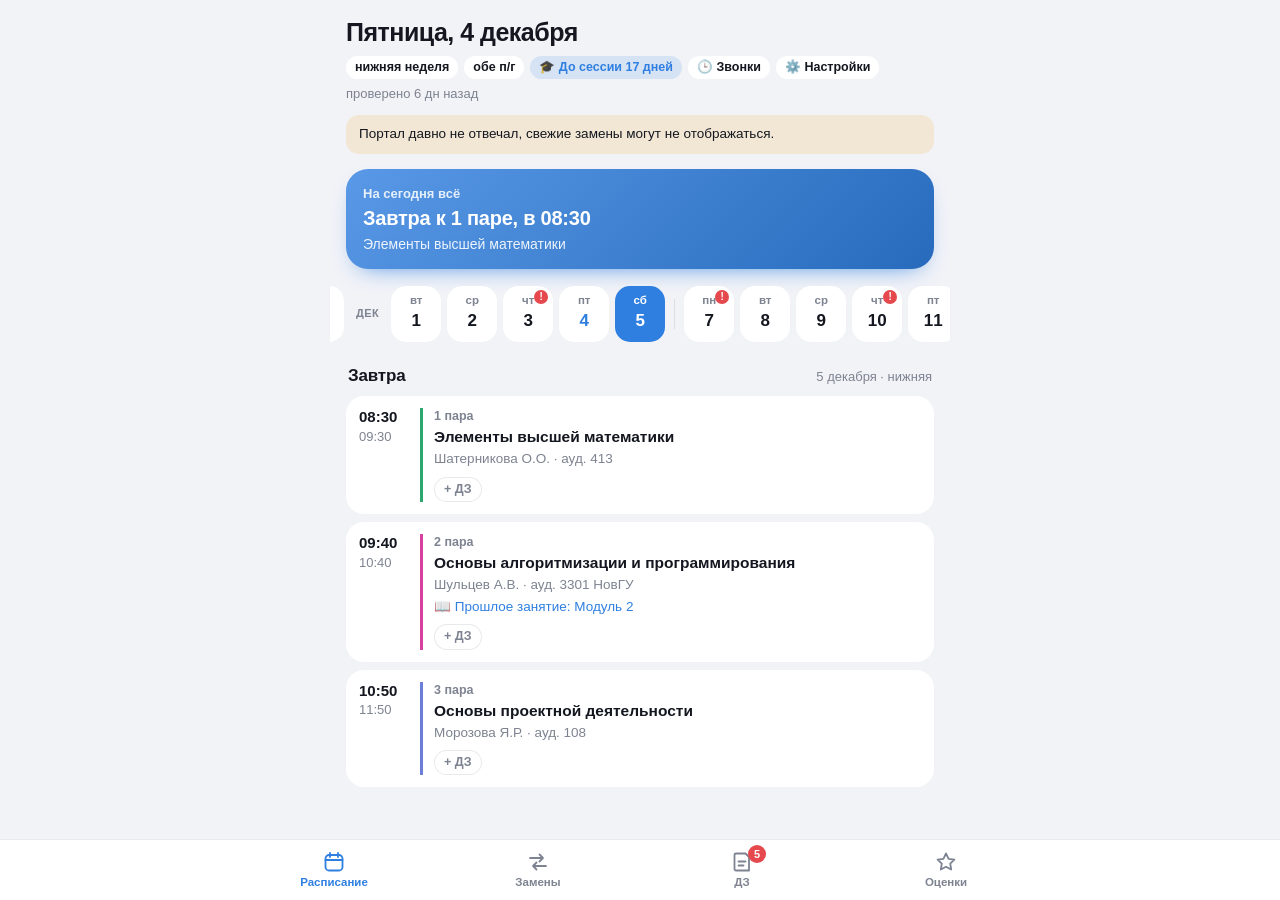
<file: index.html>
<!doctype html>
<html lang="ru">
<head>
  <meta charset="utf-8">
  <meta name="viewport" content="width=device-width, initial-scale=1, viewport-fit=cover">
  <meta name="color-scheme" content="light dark">
  <meta name="referrer" content="no-referrer">
  <title>Расписание 5952</title>
  <link rel="stylesheet" href="style.css?v=5ca7537394">
</head>
<body>
  <div id="view" class="view" aria-live="polite"></div>

  <nav class="tabbar" aria-label="Разделы">
    <button class="tab" data-action="tab" data-tab="schedule">
      <svg viewBox="0 0 24 24" aria-hidden="true"><rect x="3.5" y="5" width="17" height="15.5" rx="3.5"/><path d="M3.5 10h17M8 2.8V7M16 2.8V7"/></svg>
      <span>Расписание</span>
    </button>
    <button class="tab" data-action="tab" data-tab="changes">
      <svg viewBox="0 0 24 24" aria-hidden="true"><path d="M4 8h13M13.5 4.5 17 8l-3.5 3.5M20 16H7M10.5 12.5 7 16l3.5 3.5"/></svg>
      <span>Замены</span>
      <b class="badge" id="badge-changes" hidden></b>
    </button>
    <button class="tab" data-action="tab" data-tab="homework">
      <svg viewBox="0 0 24 24" aria-hidden="true"><path d="M6 3.5h9.5L19 7v13.5H6a1.5 1.5 0 0 1-1.5-1.5V5A1.5 1.5 0 0 1 6 3.5Z"/><path d="M8.5 11.5h7M8.5 15.5h5"/></svg>
      <span>ДЗ</span>
      <b class="badge" id="badge-homework" hidden></b>
    </button>
    <button class="tab" data-action="tab" data-tab="grades">
      <svg viewBox="0 0 24 24" aria-hidden="true"><path d="m12 3.500 2.600 5.300 5.800.8-4.200 4.100 1 5.800-5.200-2.700-5.200 2.700 1-5.800-4.200-4.100 5.800-.8L12 3.500Z"/></svg>
      <span>Оценки</span>
    </button>
  </nav>

  <div id="sheet-root"></div>
  <div id="toast" class="toast" role="status" hidden></div>

  <script src="common.js?v=9afcd1a701" defer></script>
  <script src="app.js?v=220827e7a6" defer></script>
  <script src="https://telegram.org/js/telegram-web-app.js" async onload="window.onTelegramReady && window.onTelegramReady()"></script>
</body>
</html>
</file>
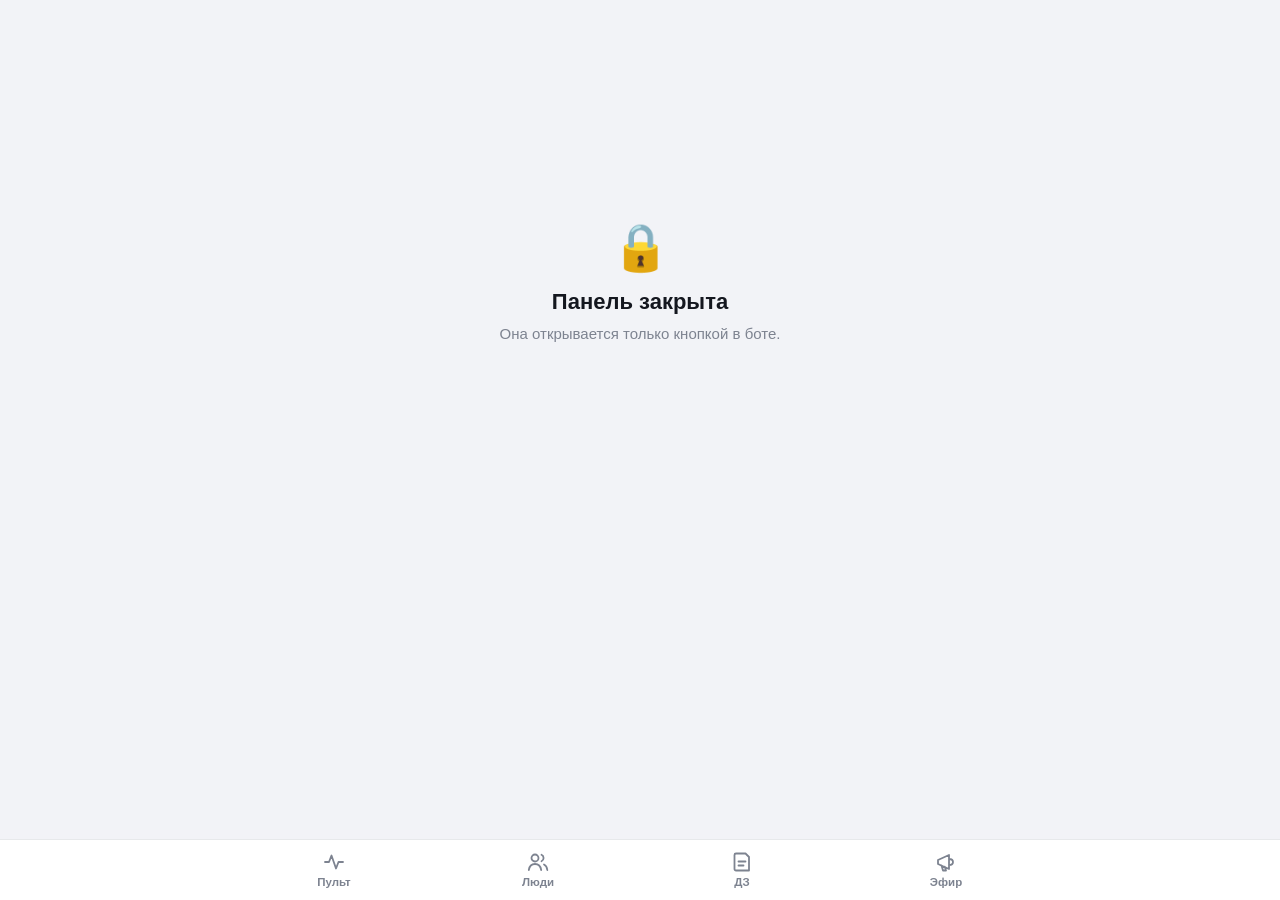
<file: admin.html>
<!doctype html>
<html lang="ru">
<head>
  <meta charset="utf-8">
  <meta name="viewport" content="width=device-width, initial-scale=1, viewport-fit=cover">
  <meta name="color-scheme" content="light dark">
  <meta name="referrer" content="no-referrer">
  <meta name="robots" content="noindex">
  <title>Пульт 5952</title>
  <link rel="stylesheet" href="style.css?v=5ca7537394">
  <link rel="stylesheet" href="admin.css?v=ce015f3302">
</head>
<body>
  <div id="view" class="view" aria-live="polite"></div>

  <nav class="tabbar" id="tabbar" aria-label="Разделы" hidden>
    <button class="tab" data-action="tab" data-tab="pulse">
      <svg viewBox="0 0 24 24" aria-hidden="true"><path d="M3 12h4l2.500-6.500 4.500 13 2.500-6.500H21"/></svg>
      <span>Пульт</span>
    </button>
    <button class="tab" data-action="tab" data-tab="people">
      <svg viewBox="0 0 24 24" aria-hidden="true"><circle cx="9" cy="8" r="3.500"/><path d="M2.800 20c.6-3.800 3-6 6.200-6s5.600 2.200 6.200 6M15.500 4.800a3.500 3.500 0 0 1 0 6.400M18 14.500c1.800.8 3 2.700 3.300 5.500"/></svg>
      <span>Люди</span>
      <b class="badge" id="badge-people" hidden></b>
    </button>
    <button class="tab" data-action="tab" data-tab="homework">
      <svg viewBox="0 0 24 24" aria-hidden="true"><path d="M6 3.500h9.500L19 7v13.500H6a1.500 1.500 0 0 1-1.500-1.500V5A1.500 1.500 0 0 1 6 3.500Z"/><path d="M8.500 11.500h7M8.500 15.500h5"/></svg>
      <span>ДЗ</span>
    </button>
    <button class="tab" data-action="tab" data-tab="air">
      <svg viewBox="0 0 24 24" aria-hidden="true"><path d="M4 10v4l11 5V5L4 10ZM15 9c2.500 0 4 1.300 4 3s-1.500 3-4 3M7.500 15.500 9 20.500h3l-1.200-3.800"/></svg>
      <span>Эфир</span>
    </button>
  </nav>

  <div id="sheet-root"></div>
  <div id="toast" class="toast" role="status" hidden></div>

  <script src="common.js?v=9afcd1a701" defer></script>
  <script src="admin.js?v=d14497bf19" defer></script>
  <script src="https://telegram.org/js/telegram-web-app.js" async onload="window.onTelegramReady && window.onTelegramReady()"></script>
</body>
</html>
</file>
<file: style.css>
:root {
  --bg: var(--tg-theme-secondary-bg-color, #f2f3f7);
  --card: var(--tg-theme-section-bg-color, var(--tg-theme-bg-color, #ffffff));
  --text: var(--tg-theme-text-color, #14171f);
  --hint: var(--tg-theme-hint-color, #7d8390);
  --accent: var(--tg-theme-button-color, #2f7fe0);
  --accent-text: var(--tg-theme-button-text-color, #ffffff);
  --line: rgba(125, 131, 144, 0.18);
  --danger: #e5484d;
  --warn: #d98a00;
  --info: #2f7fe0;
  --ok: #2ea66f;
  --radius: 18px;
  --safe-bottom: max(env(safe-area-inset-bottom, 0px), var(--tg-safe-area-inset-bottom, 0px));
  --tabbar: 62px;
}

:root[data-theme="dark"] {
  --bg: var(--tg-theme-secondary-bg-color, #0f1115);
  --card: var(--tg-theme-section-bg-color, var(--tg-theme-bg-color, #1a1d24));
  --text: var(--tg-theme-text-color, #f2f3f7);
  --hint: var(--tg-theme-hint-color, #8b92a0);
  --accent: var(--tg-theme-button-color, #4c94ee);
  --warn: #f0a92a;
  --info: #63a6f5;
  --danger: #ff6369;
}

@media (prefers-color-scheme: dark) {
  :root:not([data-theme="light"]) {
    --bg: var(--tg-theme-secondary-bg-color, #0f1115);
    --card: var(--tg-theme-section-bg-color, var(--tg-theme-bg-color, #1a1d24));
    --text: var(--tg-theme-text-color, #f2f3f7);
    --hint: var(--tg-theme-hint-color, #8b92a0);
    --accent: var(--tg-theme-button-color, #4c94ee);
    --warn: #f0a92a;
    --info: #63a6f5;
    --danger: #ff6369;
  }
}

* {
  box-sizing: border-box;
  -webkit-tap-highlight-color: transparent;
}

html,
body {
  margin: 0;
  background: var(--bg);
  color: var(--text);
  font: 15px/1.38 -apple-system, BlinkMacSystemFont, "Segoe UI", Roboto, "Helvetica Neue", Arial, sans-serif;
  -webkit-text-size-adjust: 100%;
}

button,
input,
textarea {
  font: inherit;
  color: inherit;
}

button {
  background: none;
  border: 0;
  padding: 0;
  cursor: pointer;
}

button:focus-visible,
input:focus-visible,
textarea:focus-visible {
  outline: 2px solid var(--accent);
  outline-offset: 2px;
}

h1,
h2,
h3,
p {
  margin: 0;
}

.view {
  max-width: 620px;
  margin: 0 auto;
  padding: 18px 16px calc(var(--tabbar) + var(--safe-bottom) + 28px);
}

.view.has-fab {
  padding-bottom: calc(var(--tabbar) + var(--safe-bottom) + 96px);
}

/* Шапка */
.head h1 {
  font-size: 25px;
  line-height: 1.15;
  font-weight: 750;
  letter-spacing: -0.02em;
}

.head-meta {
  display: flex;
  flex-wrap: wrap;
  align-items: center;
  gap: 6px;
  margin-top: 9px;
  color: var(--hint);
  font-size: 13px;
}

.chip {
  padding: 3px 9px;
  border-radius: 999px;
  background: var(--card);
  color: var(--text);
  font-size: 12.5px;
  font-weight: 550;
}

.chip-button {
  border: 0;
  cursor: pointer;
}

.chip-preview {
  background: rgba(240, 169, 42, 0.2);
  color: var(--warn);
}

.chip-return {
  background: rgba(47, 127, 224, 0.14);
  color: var(--info);
}

.banner-info {
  background: rgba(47, 127, 224, 0.12);
}

.hero-summary {
  margin-top: 8px;
  font-size: 12.5px;
  font-weight: 550;
  opacity: 0.88;
}

.strip-month {
  flex: 0 0 auto;
  align-self: center;
  padding: 2px 6px;
  color: var(--hint);
  font-size: 11px;
  font-weight: 700;
  text-transform: uppercase;
  letter-spacing: 0.04em;
}

.lesson.is-past .lesson-time,
.lesson.is-past .lesson-body h3,
.lesson.is-past .lesson-body > p,
.lesson.is-past .lesson-top {
  opacity: 0.56;
}

.inline-link {
  color: var(--info);
  text-decoration: underline;
  word-break: break-all;
  text-align: left;
}

.hw-filters {
  display: flex;
  flex-wrap: wrap;
  gap: 6px;
  margin: 12px 0 4px;
}

.hw-spoiler {
  display: flex;
  align-items: center;
  justify-content: space-between;
  width: 100%;
  text-align: left;
  cursor: pointer;
}

.hw-done-bar {
  display: flex;
  justify-content: flex-end;
  margin-bottom: 8px;
}

.hw-view-text {
  margin-top: 10px;
  line-height: 1.45;
  white-space: pre-wrap;
  overflow-wrap: anywhere;
}

.sheet-actions {
  display: grid;
  gap: 8px;
  margin-top: 16px;
}

.sheet-actions .primary {
  margin-top: 0;
}

.secondary-btn {
  display: block;
  width: 100%;
  padding: 12px;
  border-radius: 14px;
  background: var(--bg);
  color: var(--text);
  font-weight: 600;
  text-align: center;
}

.danger-btn {
  display: block;
  width: 100%;
  padding: 12px;
  border-radius: 14px;
  background: rgba(229, 72, 77, 0.12);
  color: var(--danger);
  font-weight: 600;
  text-align: center;
}

.bell-row {
  display: flex;
  justify-content: space-between;
  padding: 7px 0;
  font-size: 14px;
  font-variant-numeric: tabular-nums;
}

.bell-row + .bell-row {
  border-top: 1px solid var(--line);
}

.page-title {
  margin-top: 2px;
  font-size: 25px;
}

.topic {
  color: var(--info) !important;
}

.tag-muted {
  background: var(--bg);
  color: var(--hint);
}

.grade-subtitle {
  margin: -4px 2px 12px;
  color: var(--hint);
  font-size: 13px;
}

.grade-switch {
  display: flex;
  gap: 4px;
  margin: 0 0 14px;
  padding: 4px;
  border-radius: 14px;
  background: var(--card);
}

.grade-switch button {
  flex: 1;
  padding: 8px 10px;
  border-radius: 10px;
  color: var(--hint);
  font-size: 14px;
  font-weight: 600;
}

.grade-switch button.is-active {
  background: var(--accent);
  color: var(--accent-text);
}

.grade-hero {
  display: flex;
  gap: 16px;
  align-items: center;
  padding: 16px;
  border-radius: 22px;
  background: var(--card);
}

.grade-final {
  display: grid;
  flex: 0 0 auto;
  place-items: center;
  align-content: center;
  width: 86px;
  height: 86px;
  border-radius: 50%;
  background: var(--tone, var(--accent));
  color: #fff;
}

.grade-final b {
  font-size: 38px;
  line-height: 1;
  font-weight: 800;
}

.grade-final span {
  margin-top: 2px;
  font-size: 12px;
  opacity: 0.85;
}

.grade-stats {
  flex: 1;
  min-width: 0;
}

.grade-stats p {
  color: var(--hint);
  font-size: 13.5px;
}

.grade-stats p + p {
  margin-top: 4px;
}

.grade-stats b {
  color: var(--text);
  font-size: 17px;
}

.grade-bar {
  height: 7px;
  margin-top: 8px;
  border-radius: 99px;
  background: var(--bg);
  overflow: hidden;
}

.grade-bar i {
  display: block;
  height: 100%;
  border-radius: inherit;
  background: var(--tone, var(--accent));
}

.tone-top { --tone: #2ea66f; }
.tone-good { --tone: #2f7fe0; }
.tone-mid { --tone: #d98a00; }
.tone-low { --tone: #e5484d; }
.tone-none { --tone: #8b92a0; }

.grade-card {
  padding: 4px 14px;
  border-radius: var(--radius);
  background: var(--card);
}

.grade-row,
.grade-lesson {
  display: flex;
  align-items: center;
  justify-content: space-between;
  gap: 12px;
  padding: 10px 0;
}

.grade-row + .grade-row,
.grade-lesson + .grade-lesson {
  border-top: 1px solid var(--line);
}

.grade-chip {
  min-width: 42px;
  padding: 4px 9px;
  border-radius: 10px;
  background: var(--tone);
  color: #fff;
  text-align: center;
  font-variant-numeric: tabular-nums;
}

.grade-lesson div {
  min-width: 0;
}

.grade-lesson strong {
  display: block;
  font-size: 14px;
}

.grade-lesson span {
  color: var(--hint);
  font-size: 13px;
  overflow-wrap: anywhere;
}

.chip-short {
  background: rgba(240, 169, 42, 0.18);
  color: var(--warn);
}

.banner {
  margin-top: 12px;
  padding: 10px 13px;
  border-radius: 13px;
  background: rgba(240, 169, 42, 0.16);
  color: var(--text);
  font-size: 13.5px;
}

/* Главная карточка */
.hero {
  position: relative;
  margin-top: 15px;
  padding: 16px 17px 15px;
  border-radius: 22px;
  overflow: hidden;
  background-color: var(--accent);
  background-image: linear-gradient(135deg, rgba(255, 255, 255, 0.2), rgba(0, 0, 0, 0.16));
  color: var(--accent-text);
  box-shadow: 0 10px 24px -14px var(--accent);
}

.hero-eyebrow {
  font-size: 13px;
  font-weight: 600;
  opacity: 0.86;
}

.hero-title {
  margin-top: 3px;
  font-size: 20px;
  line-height: 1.22;
  font-weight: 700;
  letter-spacing: -0.012em;
}

.hero-meta {
  margin-top: 5px;
  font-size: 14px;
  opacity: 0.9;
}

.hero-left {
  display: flex;
  align-items: baseline;
  justify-content: space-between;
  gap: 10px;
  margin-top: 13px;
  font-size: 13px;
  font-weight: 600;
}

.hero-bar {
  height: 6px;
  margin-top: 6px;
  border-radius: 99px;
  background: rgba(255, 255, 255, 0.27);
  overflow: hidden;
}

.hero-bar i {
  display: block;
  height: 100%;
  border-radius: inherit;
  background: currentColor;
  transition: width 0.4s ease;
}

/* Лента дней */
.strip {
  display: flex;
  gap: 6px;
  margin: 15px -16px 0;
  padding: 2px 16px 4px;
  overflow-x: auto;
  scrollbar-width: none;
  scroll-snap-type: x proximity;
}

.strip::-webkit-scrollbar {
  display: none;
}

.strip-day {
  position: relative;
  flex: 0 0 auto;
  width: 50px;
  padding: 7px 0 9px;
  border-radius: 15px;
  background: var(--card);
  text-align: center;
  scroll-snap-align: center;
  transition: background 0.15s ease, color 0.15s ease;
}

.strip-day small {
  display: block;
  color: var(--hint);
  font-size: 11.5px;
  font-weight: 550;
}

.strip-day b {
  display: block;
  font-size: 17px;
  font-weight: 680;
}

.strip-day.is-today b {
  color: var(--accent);
}

.strip-day.is-active {
  background: var(--accent);
  color: var(--accent-text);
}

.strip-day.is-active small,
.strip-day.is-active b {
  color: inherit;
}

.strip-day .dot {
  position: absolute;
  left: 50%;
  bottom: 4px;
  width: 5px;
  height: 5px;
  margin-left: -2.5px;
  border-radius: 50%;
  background: var(--warn);
}

.strip-day.is-active .dot {
  background: currentColor;
}

.strip-week {
  flex: 0 0 auto;
  align-self: center;
  width: 1px;
  height: 30px;
  margin: 0 3px;
  background: var(--line);
}

/* Список пар */
.section-title {
  display: flex;
  align-items: baseline;
  justify-content: space-between;
  gap: 10px;
  margin: 18px 2px 9px;
  font-size: 17px;
  font-weight: 680;
  letter-spacing: -0.01em;
}

.section-title small {
  color: var(--hint);
  font-size: 13px;
  font-weight: 500;
  letter-spacing: 0;
}

.lessons {
  display: grid;
  gap: 8px;
}

.lesson {
  display: grid;
  grid-template-columns: 50px 1fr;
  gap: 11px;
  padding: 12px 14px 12px 13px;
  border-radius: var(--radius);
  background: var(--card);
}

.lesson-time {
  font-variant-numeric: tabular-nums;
  line-height: 1.25;
}

.lesson-time b {
  display: block;
  font-size: 15px;
  font-weight: 680;
}

.lesson-time span {
  color: var(--hint);
  font-size: 13px;
}

.lesson-body {
  min-width: 0;
  padding-left: 11px;
  border-left: 3px solid var(--subject, var(--accent));
}

.lesson-top {
  display: flex;
  flex-wrap: wrap;
  align-items: center;
  gap: 5px 7px;
  margin-bottom: 2px;
  color: var(--hint);
  font-size: 12.5px;
  font-weight: 550;
}

.lesson h3 {
  font-size: 15.5px;
  line-height: 1.28;
  font-weight: 620;
  overflow-wrap: anywhere;
}

.lesson p {
  margin-top: 3px;
  color: var(--hint);
  font-size: 13.5px;
  overflow-wrap: anywhere;
}

.lesson.is-cancelled h3 {
  color: var(--hint);
  text-decoration: line-through;
}

.lesson.is-cancelled .lesson-time,
.lesson.is-cancelled .lesson-body {
  opacity: 0.72;
}

.lesson.is-now {
  box-shadow: inset 0 0 0 2px var(--accent);
}

.lesson-foot {
  display: flex;
  flex-wrap: wrap;
  gap: 6px;
  margin-top: 8px;
}

.hw-pill,
.hw-add {
  padding: 4px 10px;
  border-radius: 999px;
  font-size: 12.5px;
  font-weight: 580;
}

.hw-pill {
  max-width: 100%;
  overflow: hidden;
  background: rgba(47, 127, 224, 0.13);
  color: var(--info);
  text-overflow: ellipsis;
  white-space: nowrap;
}

.hw-add {
  color: var(--hint);
  box-shadow: inset 0 0 0 1px var(--line);
}

.tag {
  padding: 1px 7px;
  border-radius: 7px;
  font-size: 11.5px;
  font-weight: 680;
}

.tag-danger {
  background: rgba(229, 72, 77, 0.14);
  color: var(--danger);
}

.tag-warn {
  background: rgba(240, 169, 42, 0.18);
  color: var(--warn);
}

.tag-info {
  background: rgba(47, 127, 224, 0.14);
  color: var(--info);
}

.tag-hazard {
  background: var(--danger);
  color: #fff;
  letter-spacing: 0.02em;
  animation: hazard-pulse 1.8s ease-in-out infinite;
}

.tag-safe {
  background: rgba(46, 166, 111, 0.16);
  color: var(--ok);
}

/* Опасный предмет: красная карточка и полоса как на предупреждающей ленте */
.lesson.is-danger:not(.is-cancelled) {
  background-image: linear-gradient(120deg, rgba(229, 72, 77, 0.2), rgba(229, 72, 77, 0.05));
  box-shadow: inset 0 0 0 1.5px rgba(229, 72, 77, 0.6);
}

.lesson.is-danger:not(.is-cancelled) .lesson-body {
  border-left: 4px solid transparent;
  border-image: repeating-linear-gradient(-45deg, #e5484d 0 5px, #ffd21f 5px 10px) 4;
}

.lesson.is-danger:not(.is-cancelled) h3 {
  color: var(--danger);
  font-weight: 700;
}

.hero.is-danger {
  background-color: #b4161b;
  box-shadow: 0 10px 24px -14px #e5484d;
  color: #fff;
}

.hero-hazard {
  display: inline-block;
  margin-left: 8px;
  padding: 0 6px;
  border-radius: 6px;
  background: #ffd21f;
  color: #16181d;
  font-size: 11.5px;
  font-weight: 800;
}

.strip-day .hazard {
  position: absolute;
  top: 4px;
  right: 5px;
  width: 14px;
  height: 14px;
  border-radius: 50%;
  background: var(--danger);
  color: #fff;
  font-size: 10px;
  font-style: normal;
  font-weight: 800;
  line-height: 14px;
}

.hw-shared-mark {
  padding: 2px 7px;
  border-radius: 7px;
  background: rgba(47, 127, 224, 0.14);
  color: var(--info);
  font-size: 11.5px;
  font-style: normal;
  font-weight: 680;
}

.gap {
  display: flex;
  align-items: center;
  gap: 10px;
  padding: 1px 4px;
  color: var(--hint);
  font-size: 12.5px;
}

.gap::before,
.gap::after {
  content: "";
  flex: 1;
  height: 1px;
  background: var(--line);
}

.empty {
  padding: 32px 22px;
  border-radius: var(--radius);
  background: var(--card);
  color: var(--hint);
  text-align: center;
}

.empty strong {
  display: block;
  margin-bottom: 3px;
  color: var(--text);
  font-size: 16px;
  font-weight: 650;
}

/* Замены */
.change-day {
  margin-bottom: 8px;
  padding: 13px 15px;
  border-radius: var(--radius);
  background: var(--card);
}

.change-day h3 {
  margin-bottom: 9px;
  font-size: 15px;
  font-weight: 680;
}

.change-row + .change-row {
  margin-top: 10px;
  padding-top: 10px;
  border-top: 1px solid var(--line);
}

.change-row p {
  margin-top: 3px;
  color: var(--hint);
  font-size: 13.5px;
}

.change-row strong {
  font-weight: 620;
}

/* ДЗ */
.hw-group {
  margin: 16px 2px 7px;
  color: var(--hint);
  font-size: 13px;
  font-weight: 650;
}

.hw-group.is-late {
  color: var(--danger);
}

.hw-item {
  display: grid;
  grid-template-columns: 36px 1fr;
  gap: 10px;
  align-items: start;
  margin-bottom: 8px;
  padding: 12px 13px;
  border-radius: var(--radius);
  background: var(--card);
}

.hw-item.is-shared {
  grid-template-columns: 36px 1fr auto;
}

.hw-check {
  display: grid;
  place-items: center;
  width: 36px;
  height: 36px;
  margin: -5px 0 0 -5px;
  border-radius: 50%;
  color: transparent;
}

.hw-check::before {
  content: "";
  grid-area: 1 / 1;
  width: 26px;
  height: 26px;
  border-radius: 50%;
  box-shadow: inset 0 0 0 2px var(--line);
}

.hw-check svg {
  grid-area: 1 / 1;
}

.hw-item.is-done .hw-check::before {
  background: var(--ok);
  box-shadow: none;
}

.hw-item.is-done .hw-check {
  color: #fff;
}

.hw-check svg {
  width: 15px;
  height: 15px;
  fill: none;
  stroke: currentColor;
  stroke-width: 3;
  stroke-linecap: round;
  stroke-linejoin: round;
}

.hw-main {
  min-width: 0;
  text-align: left;
}

.hw-main strong {
  display: block;
  font-size: 13px;
  font-weight: 620;
  color: var(--hint);
}

.hw-main span {
  display: block;
  margin-top: 1px;
  overflow-wrap: anywhere;
  white-space: pre-wrap;
}

.hw-item.is-done .hw-main span {
  color: var(--hint);
  text-decoration: line-through;
}

.hw-remove {
  width: 26px;
  height: 26px;
  color: var(--hint);
  font-size: 20px;
  line-height: 1;
}

.fab {
  position: fixed;
  z-index: 5;
  right: max(16px, calc(50vw - 294px));
  bottom: calc(var(--tabbar) + var(--safe-bottom) + 16px);
  display: grid;
  place-items: center;
  width: 56px;
  height: 56px;
  border-radius: 50%;
  background: var(--accent);
  color: var(--accent-text);
  box-shadow: 0 10px 22px -8px var(--accent);
  font-size: 30px;
  line-height: 1;
}

/* Панель вкладок */
.tabbar {
  position: fixed;
  z-index: 6;
  inset: auto 0 0;
  display: flex;
  justify-content: center;
  gap: 4px;
  padding: 7px 10px calc(7px + var(--safe-bottom));
  background: var(--card);
  border-top: 1px solid var(--line);
}

.tab {
  position: relative;
  flex: 1;
  max-width: 200px;
  height: 46px;
  color: var(--hint);
  font-size: 11.5px;
  font-weight: 600;
}

.tab svg {
  display: block;
  width: 24px;
  height: 24px;
  margin: 1px auto 1px;
  fill: none;
  stroke: currentColor;
  stroke-width: 1.8;
  stroke-linecap: round;
  stroke-linejoin: round;
}

.tab.is-active {
  color: var(--accent);
}

.badge {
  position: absolute;
  top: -2px;
  left: calc(50% + 6px);
  min-width: 18px;
  padding: 0 5px;
  border-radius: 99px;
  background: var(--danger);
  color: #fff;
  font-size: 11px;
  font-weight: 700;
  line-height: 18px;
}

/* Форма ДЗ */
.sheet-back {
  position: fixed;
  z-index: 10;
  inset: 0;
  background: rgba(0, 0, 0, 0.42);
  animation: fade 0.16s ease;
}

.sheet {
  position: fixed;
  z-index: 11;
  inset: auto 0 0;
  max-width: 620px;
  max-height: 88vh;
  margin: 0 auto;
  padding: 10px 16px calc(16px + var(--safe-bottom));
  overflow-y: auto;
  border-radius: 22px 22px 0 0;
  background: var(--card);
  animation: rise 0.2s ease;
}

.sheet-grip {
  width: 36px;
  height: 4px;
  margin: 0 auto 12px;
  border-radius: 9px;
  background: var(--line);
}

.sheet h2 {
  font-size: 19px;
  font-weight: 700;
}

.field-label {
  display: block;
  margin: 15px 0 7px;
  color: var(--hint);
  font-size: 13px;
  font-weight: 600;
}

.choices {
  display: flex;
  flex-wrap: wrap;
  gap: 6px;
}

/* Предметов много: две прокручиваемые строки, чтобы кнопка сохранения оставалась на экране */
.choices-scroll {
  display: grid;
  grid-auto-flow: column;
  grid-auto-columns: max-content;
  grid-template-rows: repeat(2, auto);
  margin: 0 -16px;
  padding: 0 28px 2px 16px;
  overflow-x: auto;
  scrollbar-width: none;
  -webkit-mask-image: linear-gradient(to right, #000 0, #000 calc(100% - 24px), transparent 100%);
  mask-image: linear-gradient(to right, #000 0, #000 calc(100% - 24px), transparent 100%);
}

.choices-scroll::-webkit-scrollbar {
  display: none;
}

.choice {
  padding: 7px 12px;
  border-radius: 13px;
  background: var(--bg);
  font-size: 13.5px;
  font-weight: 550;
  text-align: left;
}

.choice.is-active {
  background: var(--accent);
  color: var(--accent-text);
}

.input {
  display: block;
  width: 100%;
  padding: 11px 13px;
  border: 0;
  border-radius: 13px;
  background: var(--bg);
  font-size: 16px;
  outline-offset: 0;
}

textarea.input {
  min-height: 92px;
  resize: vertical;
}

.primary {
  display: block;
  width: 100%;
  margin-top: 16px;
  padding: 14px;
  border-radius: 14px;
  background: var(--accent);
  color: var(--accent-text);
  font-weight: 650;
}

.primary:disabled {
  opacity: 0.45;
}

.toast {
  position: fixed;
  z-index: 20;
  left: 16px;
  right: 16px;
  bottom: calc(var(--tabbar) + var(--safe-bottom) + 14px);
  max-width: 420px;
  margin: 0 auto;
  padding: 11px 14px;
  border-radius: 13px;
  background: rgba(20, 23, 31, 0.92);
  color: #fff;
  font-size: 13.5px;
  text-align: center;
}

.skeleton {
  height: 74px;
  margin-bottom: 8px;
  border-radius: var(--radius);
  background: var(--card);
  opacity: 0.7;
}

@keyframes hazard-pulse {
  50% { opacity: 0.68; }
}

@keyframes fade {
  from { opacity: 0; }
}

@keyframes rise {
  from { transform: translateY(24px); opacity: 0; }
}

@media (prefers-reduced-motion: reduce) {
  * {
    animation: none !important;
    transition: none !important;
  }
}

.chip-session {
  background: rgba(47, 127, 224, 0.14);
  color: var(--info);
}

.strip-day .dot-session {
  background: var(--info);
}

.lesson.is-session {
  box-shadow: inset 0 0 0 1.5px rgba(47, 127, 224, 0.45);
}

.grade-tiles {
  display: flex;
  gap: 8px;
  margin: 0 -16px 14px;
  padding: 2px 16px 4px;
  overflow-x: auto;
  scrollbar-width: none;
}

.grade-tiles::-webkit-scrollbar {
  display: none;
}

.grade-tile {
  flex: 1 0 108px;
  padding: 10px 12px;
  border-radius: 15px;
  background: var(--card);
  text-align: left;
  transition: background 0.15s ease, color 0.15s ease;
}

.grade-tile-top {
  display: flex;
  align-items: center;
  justify-content: space-between;
  gap: 6px;
}

.grade-tile strong {
  font-size: 14px;
  font-weight: 700;
}

.grade-tile span {
  display: block;
  margin-top: 2px;
  color: var(--hint);
  font-size: 12px;
}

.grade-tile.is-active {
  background: var(--accent);
  color: var(--accent-text);
}

.grade-tile.is-active span {
  color: inherit;
  opacity: 0.88;
}

.grade-tile .grade-tile-debt {
  margin-top: 0;
  padding: 1px 6px;
  border-radius: 99px;
  background: var(--danger);
  color: #fff;
  font-size: 11px;
  font-weight: 700;
  opacity: 1;
}

.grade-missed {
  color: var(--danger);
  font-weight: 600;
}

.grade-empty-note {
  padding: 14px 0;
  color: var(--hint);
  font-size: 13.5px;
  text-align: center;
}
</file>
<file: admin.css>
/* Дополнения к style.css для панели создателя */
.status {
  display: flex;
  gap: 13px;
  align-items: center;
  margin-top: 15px;
  padding: 15px 16px;
  border-radius: 20px;
  background: var(--card);
}

.status h2 {
  font-size: 18px;
  font-weight: 700;
  letter-spacing: -0.01em;
}

.status p {
  margin-top: 1px;
  color: var(--hint);
  font-size: 13.5px;
  overflow-wrap: anywhere;
}

.status-light {
  flex: 0 0 auto;
  width: 14px;
  height: 14px;
  border-radius: 50%;
  background: var(--ok);
  box-shadow: 0 0 0 5px rgba(46, 166, 111, 0.2);
  animation: glow 2.4s ease-in-out infinite;
}

.status-warn .status-light {
  background: var(--warn);
  box-shadow: 0 0 0 5px rgba(240, 169, 42, 0.22);
}

.status-bad .status-light {
  background: var(--danger);
  box-shadow: 0 0 0 5px rgba(229, 72, 77, 0.22);
}

.tiles {
  display: grid;
  grid-template-columns: repeat(2, minmax(0, 1fr));
  gap: 8px;
  margin-top: 8px;
}

.tile {
  padding: 12px 14px;
  border-radius: var(--radius);
  background: var(--card);
}

.tile b {
  display: block;
  font-size: 24px;
  line-height: 1.15;
  font-weight: 750;
  letter-spacing: -0.02em;
  font-variant-numeric: tabular-nums;
}

.tile span {
  color: var(--hint);
  font-size: 12.5px;
}

.card {
  margin-top: 8px;
  padding: 13px 15px;
  border-radius: var(--radius);
  background: var(--card);
}

.card h3 {
  display: flex;
  justify-content: space-between;
  gap: 8px;
  margin-bottom: 9px;
  font-size: 14.5px;
  font-weight: 680;
}

.card h3 small {
  color: var(--hint);
  font-size: 13px;
  font-weight: 550;
}

.card .primary {
  margin-top: 10px;
}

.card .hw-item {
  margin: 8px 0 0;
  padding: 10px 0 0;
  border-top: 1px solid var(--line);
  border-radius: 0;
  background: none;
}

.primary-soft {
  background: rgba(47, 127, 224, 0.13);
  color: var(--info);
}

.muted {
  color: var(--hint);
  font-size: 13.5px;
}

.ticks {
  display: flex;
  gap: 2px;
  height: 26px;
}

.ticks i {
  flex: 1 1 0;
  min-width: 0;
  max-width: 14px;
  border-radius: 3px;
}

.ticks .ok {
  background: var(--ok);
}

.ticks .bad {
  background: var(--danger);
}

.battery {
  display: flex;
  gap: 14px;
  align-items: center;
  margin-bottom: 10px;
  --level: var(--ok);
}

.battery-warn {
  --level: var(--warn);
}

.battery-danger {
  --level: var(--danger);
}

/* Корпус батареи с «пипкой» справа, заливка по уровню заряда */
.battery-shell {
  position: relative;
  flex: 0 0 auto;
  width: 58px;
  height: 28px;
  padding: 3px;
  border: 2px solid var(--level);
  border-radius: 8px;
}

.battery-shell::after {
  position: absolute;
  top: 8px;
  right: -6px;
  width: 4px;
  height: 8px;
  border-radius: 0 3px 3px 0;
  background: var(--level);
  content: "";
}

.battery-shell i {
  display: block;
  height: 100%;
  border-radius: 4px;
  background: var(--level);
}

.battery b {
  display: block;
  font-size: 24px;
  font-weight: 750;
  line-height: 1.1;
  font-variant-numeric: tabular-nums;
}

.battery span {
  display: block;
  color: var(--hint);
  font-size: 13px;
}

.battery .danger-text {
  color: var(--danger);
}

.net-row {
  display: flex;
  justify-content: space-between;
  gap: 12px;
  padding: 7px 0;
  border-top: 1px solid var(--line);
  font-size: 13.5px;
}

.net-row span {
  flex: 0 0 auto;
  color: var(--hint);
}

.net-row b {
  font-weight: 600;
  text-align: right;
  overflow-wrap: anywhere;
}

.phone-metrics {
  margin-top: 6px;
  padding-top: 10px;
  border-top: 1px solid var(--line);
}

.metrics {
  display: grid;
  grid-template-columns: repeat(auto-fit, minmax(92px, 1fr));
  gap: 10px;
}

.metrics b {
  display: block;
  font-size: 17px;
  font-weight: 700;
  font-variant-numeric: tabular-nums;
}

.metrics span {
  color: var(--hint);
  font-size: 12px;
}

.bars {
  display: flex;
  align-items: flex-end;
  gap: 4px;
  height: 64px;
}

.bars i {
  flex: 1 1 0;
  min-width: 0;
  border-radius: 4px 4px 2px 2px;
  background: var(--accent);
}

.fame {
  font-size: 16px;
  font-weight: 650;
}

.feed {
  margin: 0;
  padding: 0;
  list-style: none;
}

.feed li {
  display: grid;
  grid-template-columns: 76px 1fr;
  gap: 8px;
  padding: 6px 0;
  border-top: 1px solid var(--line);
  font-size: 13.5px;
}

.feed li:first-child {
  border-top: 0;
}

.feed time {
  color: var(--hint);
  font-size: 12.5px;
  font-variant-numeric: tabular-nums;
}

.feed span {
  min-width: 0;
  overflow-wrap: anywhere;
}

/* Опасная карточка: полоса как на предупреждающей ленте */
.danger-card {
  position: relative;
  margin-top: 8px;
  padding: 22px 16px 14px;
  overflow: hidden;
  border-radius: 20px;
  background: #b4161b;
  color: #fff;
}

.danger-card::before {
  content: "";
  position: absolute;
  inset: 0 0 auto;
  height: 9px;
  background: repeating-linear-gradient(-45deg, #ffd21f 0 12px, #16181d 12px 24px);
}

.danger-card h3 {
  font-size: 14px;
  font-weight: 700;
}

.danger-when {
  margin-top: 2px;
  font-size: 27px;
  line-height: 1.15;
  font-weight: 780;
  letter-spacing: -0.02em;
}

.danger-card p {
  font-size: 14px;
}

.danger-card .danger-when {
  font-size: 27px;
}

.danger-card .danger-count {
  margin-top: 7px;
  opacity: 0.88;
  font-size: 13px;
}

.person {
  margin-bottom: 8px;
  padding: 12px 14px;
  border-radius: var(--radius);
  background: var(--card);
}

.person h3 {
  font-size: 15.5px;
  font-weight: 650;
  overflow-wrap: anywhere;
}

.person p {
  margin-top: 2px;
  color: var(--hint);
  font-size: 13px;
  overflow-wrap: anywhere;
}

.person-actions {
  display: flex;
  flex-wrap: wrap;
  gap: 6px;
  margin-top: 9px;
}

.mini {
  padding: 6px 11px;
  border-radius: 11px;
  background: var(--bg);
  font-size: 13px;
  font-weight: 600;
}

.mini-accent {
  background: var(--accent);
  color: var(--accent-text);
}

.choices-column {
  flex-direction: column;
  align-items: stretch;
}

.switch {
  display: flex;
  align-items: center;
  gap: 9px;
  margin-top: 13px;
  font-size: 14.5px;
}

.switch input {
  width: 20px;
  height: 20px;
  accent-color: var(--accent);
}

.admin-hw {
  grid-template-columns: 1fr auto;
}

.hide-row {
  display: grid;
  grid-template-columns: 1fr auto;
  gap: 8px;
  align-items: center;
  margin-bottom: 8px;
}

.danger-text {
  color: var(--danger);
  font-size: 13.5px;
}

.poll {
  margin-top: 10px;
  padding-top: 10px;
  border-top: 1px solid var(--line);
}

.poll:first-of-type {
  margin-top: 0;
  padding-top: 0;
  border-top: 0;
}

.poll-head {
  display: flex;
  align-items: flex-start;
  justify-content: space-between;
  gap: 10px;
}

.poll-head strong {
  overflow-wrap: anywhere;
}

.poll-option {
  margin-top: 8px;
}

.poll-option small {
  display: block;
  margin-top: 3px;
  color: var(--hint);
  font-size: 12px;
  overflow-wrap: anywhere;
}

.poll-line {
  display: flex;
  justify-content: space-between;
  gap: 10px;
  font-size: 14px;
}

.poll-bar {
  height: 6px;
  margin-top: 4px;
  border-radius: 99px;
  background: var(--bg);
  overflow: hidden;
}

.poll-bar i {
  display: block;
  height: 100%;
  border-radius: inherit;
  background: var(--accent);
}

.poll-inputs {
  display: grid;
  gap: 7px;
  margin-bottom: 8px;
}

select.input {
  appearance: auto;
}

.locked {
  padding: 22vh 16px 0;
  text-align: center;
}

.locked b {
  display: block;
  font-size: 46px;
}

.locked h1 {
  margin-top: 8px;
  font-size: 22px;
  font-weight: 720;
}

.locked p {
  margin-top: 6px;
  color: var(--hint);
}

@keyframes glow {
  50% { opacity: 0.55; }
}

.search-input {
  margin: 14px 0 8px;
}

.accordion-head {
  display: flex;
  align-items: center;
  justify-content: space-between;
  width: 100%;
  margin: 16px 2px 7px;
  color: var(--hint);
  font-size: 13px;
  font-weight: 650;
  text-align: left;
}

.multi-list {
  display: grid;
  gap: 6px;
  max-height: 46vh;
  margin-top: 10px;
  overflow-y: auto;
}

.multi-row {
  display: flex;
  align-items: center;
  gap: 10px;
  padding: 9px 11px;
  border-radius: 12px;
  background: var(--bg);
  font-size: 14px;
}

.multi-row input {
  width: 18px;
  height: 18px;
  accent-color: var(--accent);
}

.session-start-row {
  display: flex;
  gap: 8px;
  align-items: center;
}

.session-start-row .input {
  flex: 1;
  min-width: 0;
}
</file>
